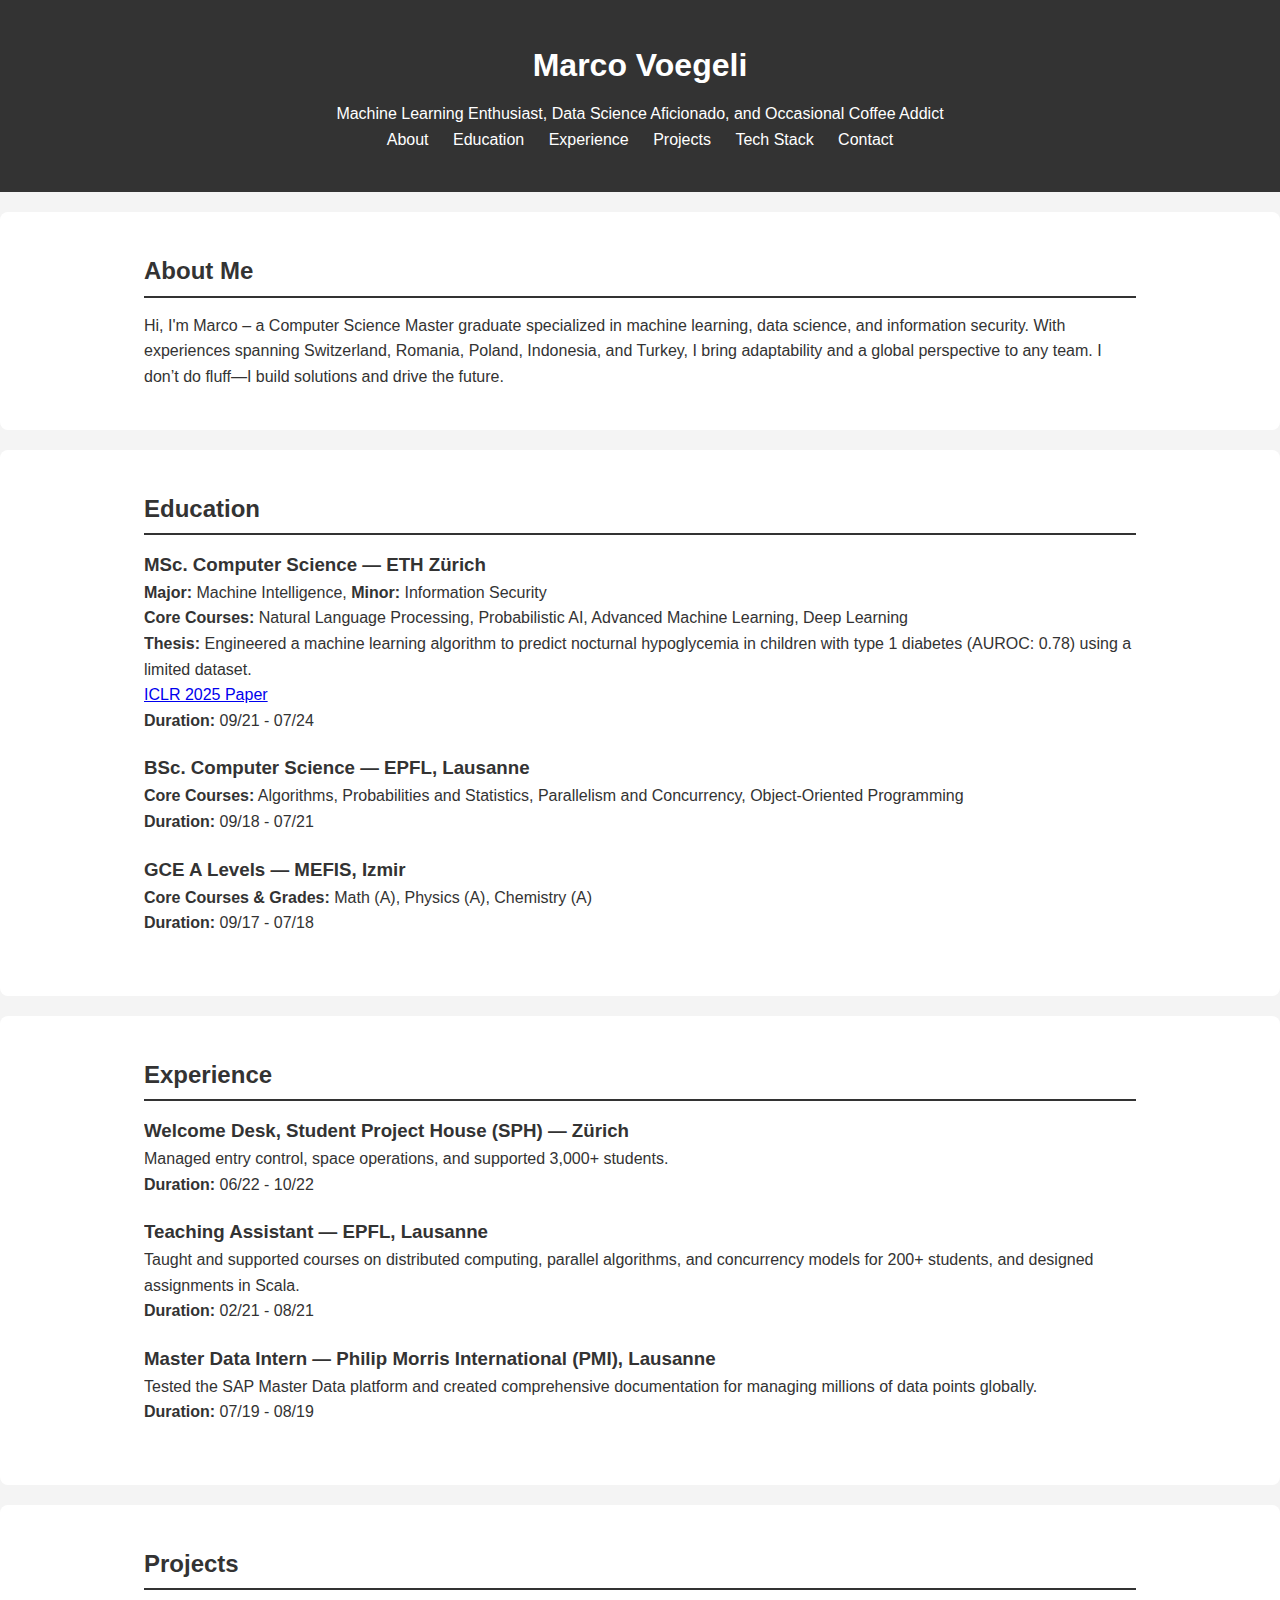
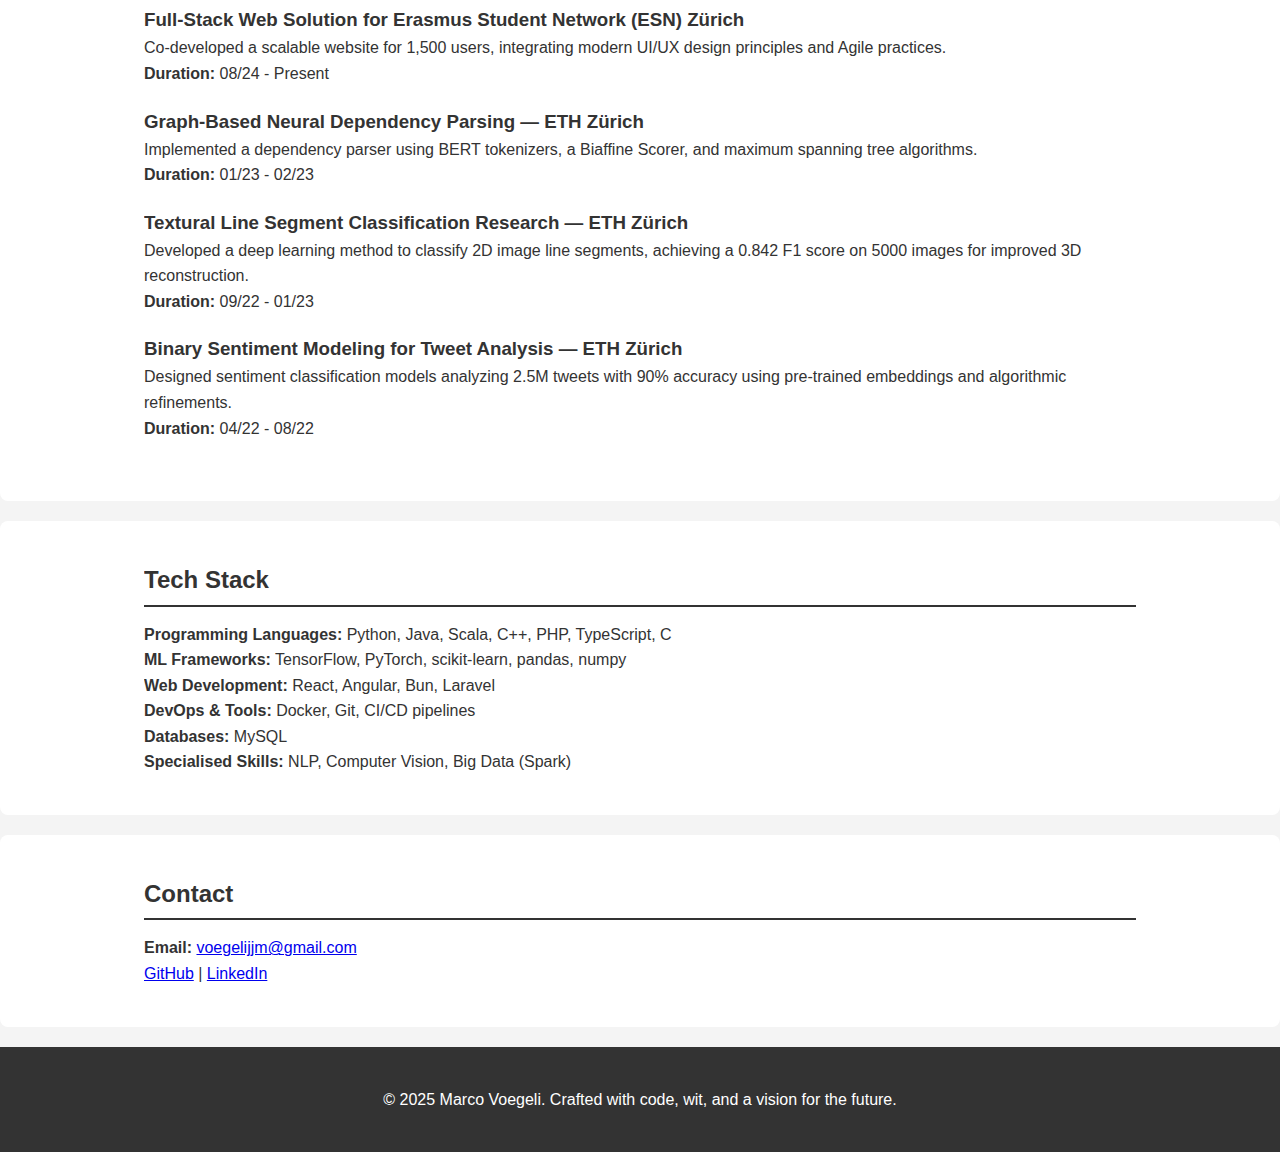
<file: index.html>
<!DOCTYPE html>
<html lang="en">
<head>
  <meta charset="UTF-8">
  <meta name="viewport" content="width=device-width, initial-scale=1.0">
  <title>Marco Voegeli - Curriculum Vitae</title>
  <link rel="stylesheet" href="style.css">
</head>
<body>
  <header>
    <div class="container">
      <h1>Marco Voegeli</h1>
      <p>Machine Learning Enthusiast, Data Science Aficionado, and Occasional Coffee Addict</p>
      <nav>
        <ul>
          <li><a href="#about">About</a></li>
          <li><a href="#education">Education</a></li>
          <li><a href="#experience">Experience</a></li>
          <li><a href="#projects">Projects</a></li>
          <li><a href="#skills">Tech Stack</a></li>
          <li><a href="#contact">Contact</a></li>
        </ul>
      </nav>
    </div>
  </header>

  <section id="about">
    <div class="container">
      <h2>About Me</h2>
      <p>Hi, I'm Marco – a Computer Science Master graduate specialized in machine learning, data science, and information security. With experiences spanning Switzerland, Romania, Poland, Indonesia, and Turkey, I bring adaptability and a global perspective to any team. I don’t do fluff—I build solutions and drive the future.</p>
    </div>
  </section>

  <section id="education">
    <div class="container">
      <h2>Education</h2>
      <div class="education-item">
        <h3>MSc. Computer Science — ETH Zürich</h3>
        <p><strong>Major:</strong> Machine Intelligence, <strong>Minor:</strong> Information Security</p>
        <p><strong>Core Courses:</strong> Natural Language Processing, Probabilistic AI, Advanced Machine Learning, Deep Learning</p>
        <p><strong>Thesis:</strong> Engineered a machine learning algorithm to predict nocturnal hypoglycemia in children with type 1 diabetes (AUROC: 0.78) using a limited dataset.</p>
        <a href="/iclr_2025.html">ICLR 2025 Paper</a>
        <p><strong>Duration:</strong> 09/21 - 07/24</p>
      </div>
      <div class="education-item">
        <h3>BSc. Computer Science — EPFL, Lausanne</h3>
        <p><strong>Core Courses:</strong> Algorithms, Probabilities and Statistics, Parallelism and Concurrency, Object-Oriented Programming</p>
        <p><strong>Duration:</strong> 09/18 - 07/21</p>
      </div>
      <div class="education-item">
        <h3>GCE A Levels — MEFIS, Izmir</h3>
        <p><strong>Core Courses &amp; Grades:</strong> Math (A), Physics (A), Chemistry (A)</p>
        <p><strong>Duration:</strong> 09/17 - 07/18</p>
      </div>
    </div>
  </section>

  <section id="experience">
    <div class="container">
      <h2>Experience</h2>
      <div class="experience-item">
        <h3>Welcome Desk, Student Project House (SPH) — Zürich</h3>
        <p>Managed entry control, space operations, and supported 3,000+ students.</p>
        <p><strong>Duration:</strong> 06/22 - 10/22</p>
      </div>
      <div class="experience-item">
        <h3>Teaching Assistant — EPFL, Lausanne</h3>
        <p>Taught and supported courses on distributed computing, parallel algorithms, and concurrency models for 200+ students, and designed assignments in Scala.</p>
        <p><strong>Duration:</strong> 02/21 - 08/21</p>
      </div>
      <div class="experience-item">
        <h3>Master Data Intern — Philip Morris International (PMI), Lausanne</h3>
        <p>Tested the SAP Master Data platform and created comprehensive documentation for managing millions of data points globally.</p>
        <p><strong>Duration:</strong> 07/19 - 08/19</p>
      </div>
    </div>
  </section>

  <section id="projects">
    <div class="container">
      <h2>Projects</h2>
      <div class="project-item">
        <h3>Full-Stack Web Solution for Erasmus Student Network (ESN) Zürich</h3>
        <p>Co-developed a scalable website for 1,500 users, integrating modern UI/UX design principles and Agile practices.</p>
        <p><strong>Duration:</strong> 08/24 - Present</p>
      </div>
      <div class="project-item">
        <h3>Graph-Based Neural Dependency Parsing — ETH Zürich</h3>
        <p>Implemented a dependency parser using BERT tokenizers, a Biaffine Scorer, and maximum spanning tree algorithms.</p>
        <p><strong>Duration:</strong> 01/23 - 02/23</p>
      </div>
      <div class="project-item">
        <h3>Textural Line Segment Classification Research — ETH Zürich</h3>
        <p>Developed a deep learning method to classify 2D image line segments, achieving a 0.842 F1 score on 5000 images for improved 3D reconstruction.</p>
        <p><strong>Duration:</strong> 09/22 - 01/23</p>
      </div>
      <div class="project-item">
        <h3>Binary Sentiment Modeling for Tweet Analysis — ETH Zürich</h3>
        <p>Designed sentiment classification models analyzing 2.5M tweets with 90% accuracy using pre-trained embeddings and algorithmic refinements.</p>
        <p><strong>Duration:</strong> 04/22 - 08/22</p>
      </div>
    </div>
  </section>

  <section id="skills">
    <div class="container">
      <h2>Tech Stack</h2>
      <ul>
        <li><strong>Programming Languages:</strong> Python, Java, Scala, C++, PHP, TypeScript, C</li>
        <li><strong>ML Frameworks:</strong> TensorFlow, PyTorch, scikit-learn, pandas, numpy</li>
        <li><strong>Web Development:</strong> React, Angular, Bun, Laravel</li>
        <li><strong>DevOps &amp; Tools:</strong> Docker, Git, CI/CD pipelines</li>
        <li><strong>Databases:</strong> MySQL</li>
        <li><strong>Specialised Skills:</strong> NLP, Computer Vision, Big Data (Spark)</li>
      </ul>
    </div>
  </section>

  <section id="contact">
    <div class="container">
      <h2>Contact</h2>
      <p><strong>Email:</strong> <a href="mailto:voegelijjm@gmail.com">voegelijjm@gmail.com</a></p>
      <p>
        <a href="https://github.com/Marco-Voegeli" target="_blank">GitHub</a> | 
        <a href="https://www.linkedin.com/in/marco-voegeli" target="_blank">LinkedIn</a>
      </p>
    </div>
  </section>

  <footer>
    <div class="container">
      <p>© 2025 Marco Voegeli. Crafted with code, wit, and a vision for the future.</p>
    </div>
  </footer>
</body>
</html>
</file>
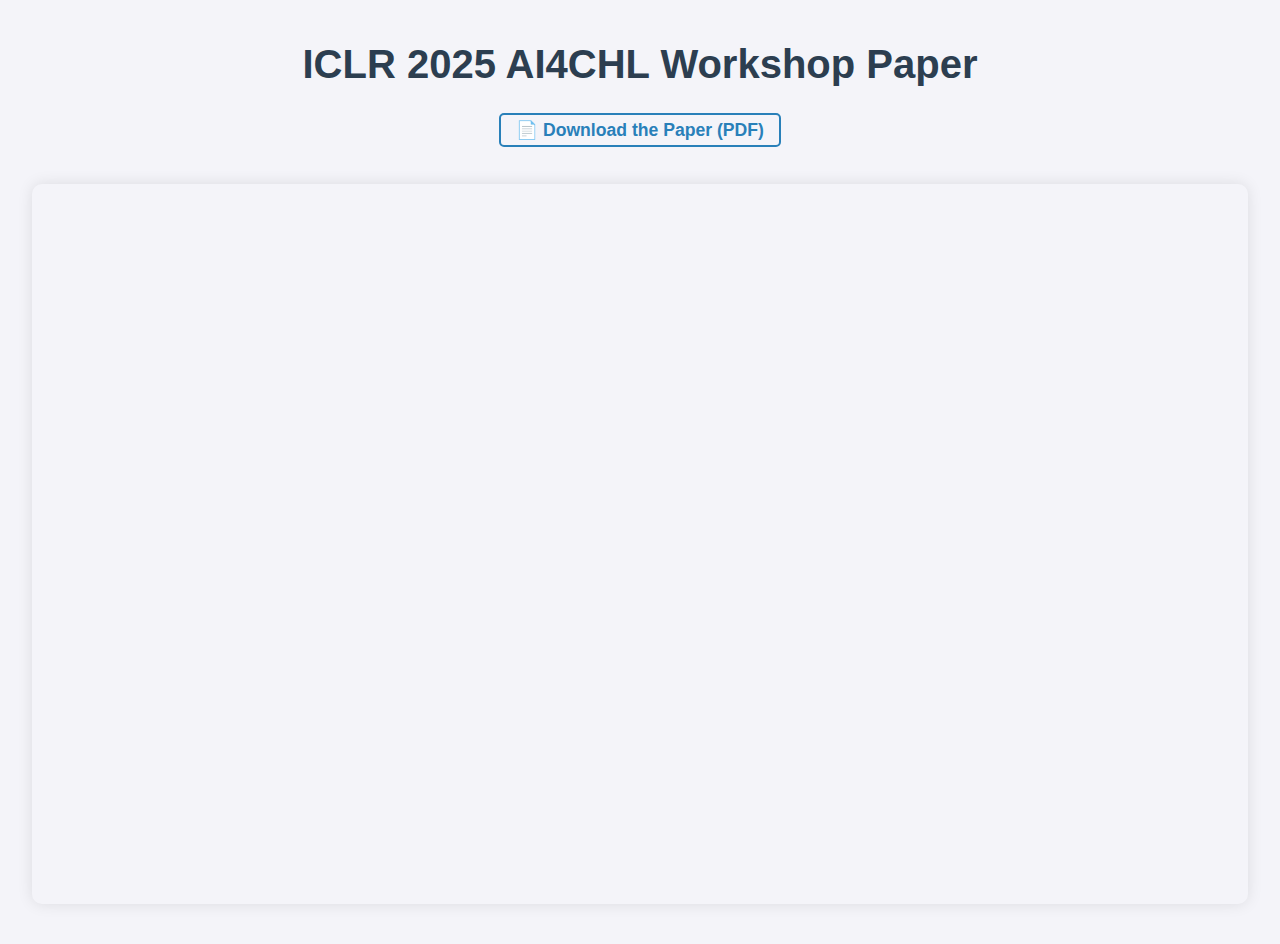
<file: iclr_2025.html>
<!DOCTYPE html>
<html lang="en">
<head>
  <meta charset="UTF-8">
  <meta name="viewport" content="width=device-width, initial-scale=1.0">
  <title>ICLR 2025 Paper – AI4CHL</title>
  <style>
    /* General reset */
    * {
      margin: 0;
      padding: 0;
      box-sizing: border-box;
    }

    /* Body and background */
    body {
      font-family: 'Segoe UI', Tahoma, Geneva, Verdana, sans-serif;
      background-color: #f4f4f9;
      padding: 2rem;
      line-height: 1.6;
      color: #333;
    }

    /* Header */
    h1 {
      font-size: 2.5rem;
      font-weight: 700;
      color: #2c3e50;
      text-align: center;
      margin-bottom: 20px;
    }

    /* Link to download paper */
    p {
      text-align: center;
      font-size: 1.1rem;
      margin-bottom: 20px;
    }

    p a {
      text-decoration: none;
      color: #2980b9;
      font-weight: 600;
      padding: 5px 15px;
      border: 2px solid #2980b9;
      border-radius: 5px;
      transition: background-color 0.3s, color 0.3s;
    }

    p a:hover {
      background-color: #2980b9;
      color: white;
    }

    /* Iframe style for PDF */
    iframe {
      width: 100%;
      height: 80vh; /* Adjust height for better visibility */
      border: none;
      border-radius: 10px;
      box-shadow: 0 0 15px rgba(0, 0, 0, 0.1);
      margin-top: 20px;
    }

    /* Responsive design */
    @media (max-width: 768px) {
      body {
        padding: 1rem;
      }

      h1 {
        font-size: 2rem;
      }

      p {
        font-size: 1rem;
      }

      iframe {
        height: 60vh; /* Adjust iframe height on small screens */
      }
    }
  </style>
</head>
<body>
  <h1>ICLR 2025 AI4CHL Workshop Paper</h1>
  <p><a href="ICLR2025/AI4CHL_Paper.pdf" target="_blank">📄 Download the Paper (PDF)</a></p>
  <iframe src="ICLR2025/AI4CHL_Paper.pdf"></iframe>
</body>
</html>
</file>
<file: style.css>
/* Basic Reset */
body, h1, h2, h3, p, ul, li {
    margin: 0;
    padding: 0;
  }
  
  body {
    font-family: Arial, sans-serif;
    line-height: 1.6;
    color: #333;
    background: #f4f4f4;
  }
  
  /* Container */
  .container {
    width: 80%;
    margin: auto;
    overflow: hidden;
    padding: 20px 0;
  }
  
  /* Header Styling */
  header {
    background: #333;
    color: #fff;
    padding: 20px 0;
    text-align: center;
  }
  
  header h1 {
    margin-bottom: 10px;
  }
  
  nav ul {
    list-style: none;
    text-align: center;
  }
  
  nav ul li {
    display: inline;
    margin: 0 10px;
  }
  
  nav ul li a {
    color: #fff;
    text-decoration: none;
  }
  
  /* Section Styling */
  section {
    background: #fff;
    margin: 20px 0;
    padding: 20px;
    border-radius: 8px;
  }
  
  h2 {
    margin-bottom: 15px;
    border-bottom: 2px solid #333;
    padding-bottom: 5px;
  }
  
  .education-item, .experience-item, .project-item {
    margin-bottom: 20px;
  }
  
  /* Footer Styling */
  footer {
    text-align: center;
    padding: 20px;
    background: #333;
    color: #fff;
  }
</file>
